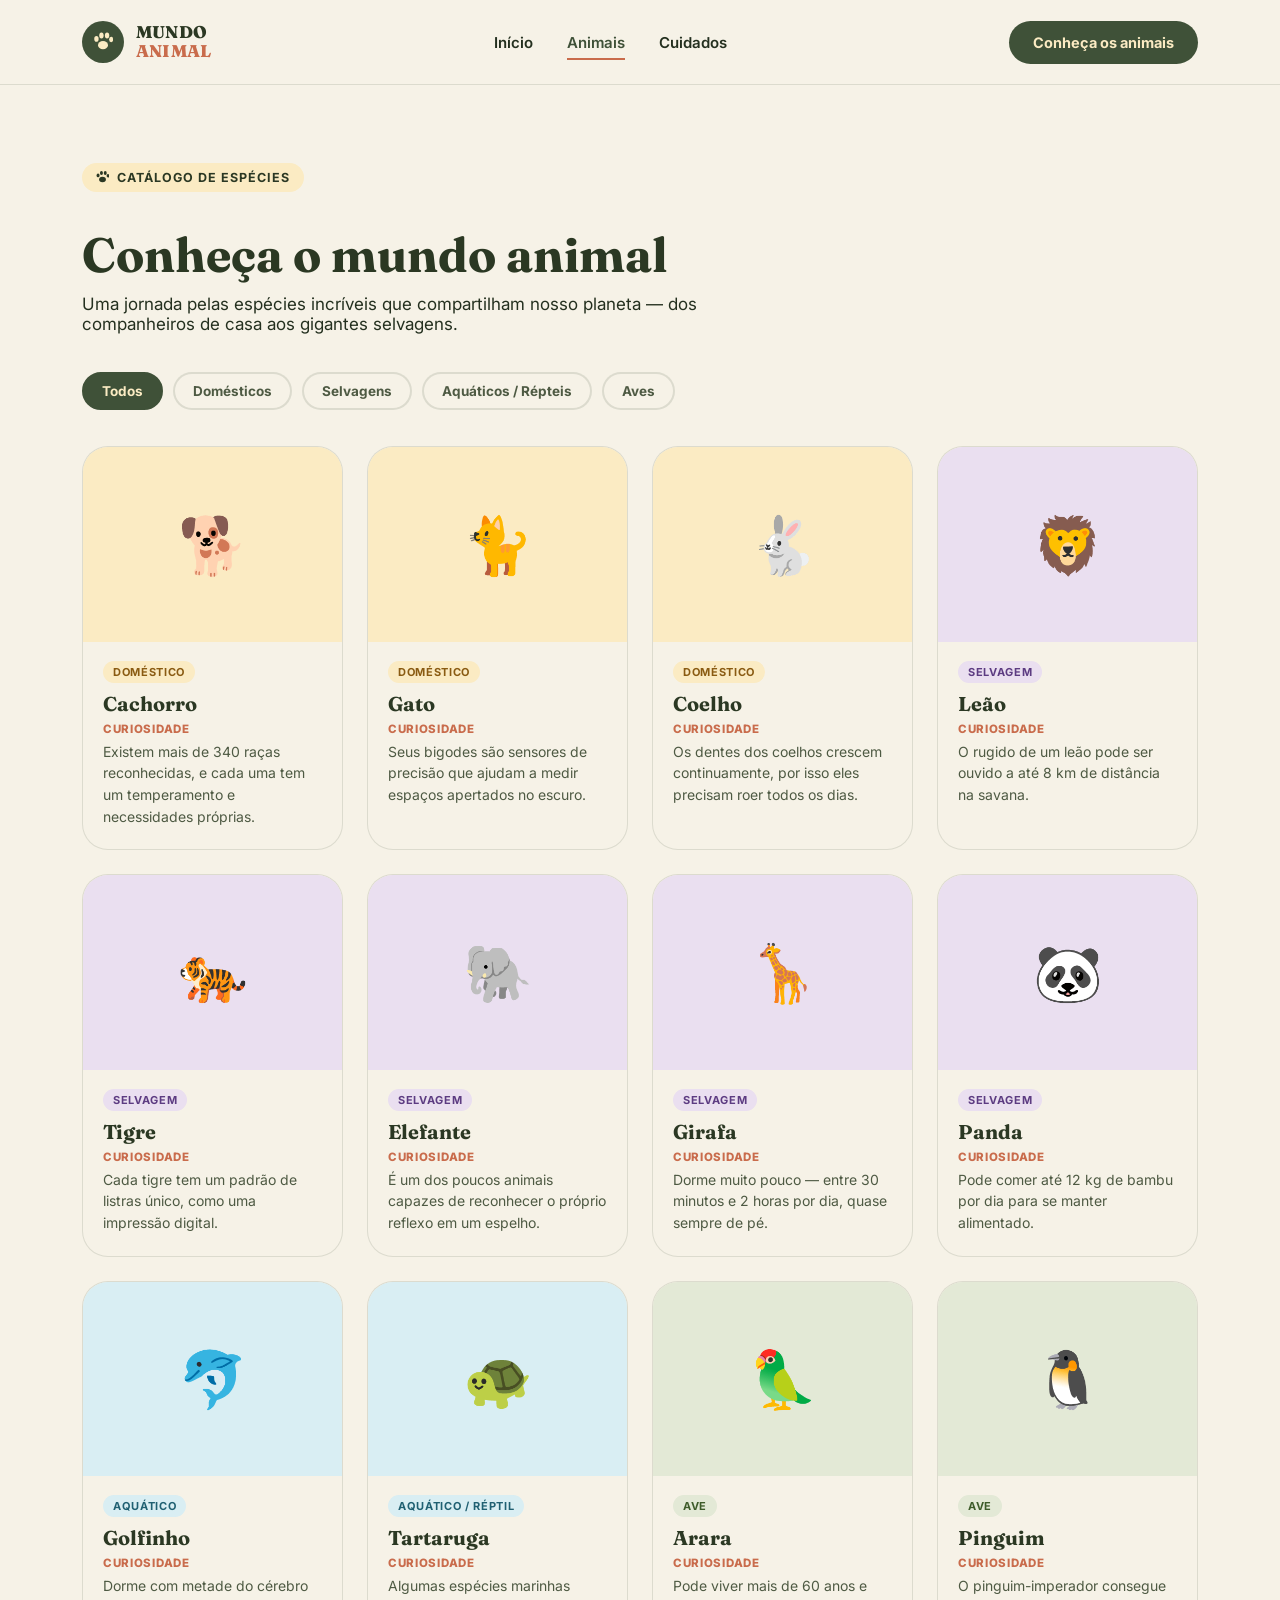
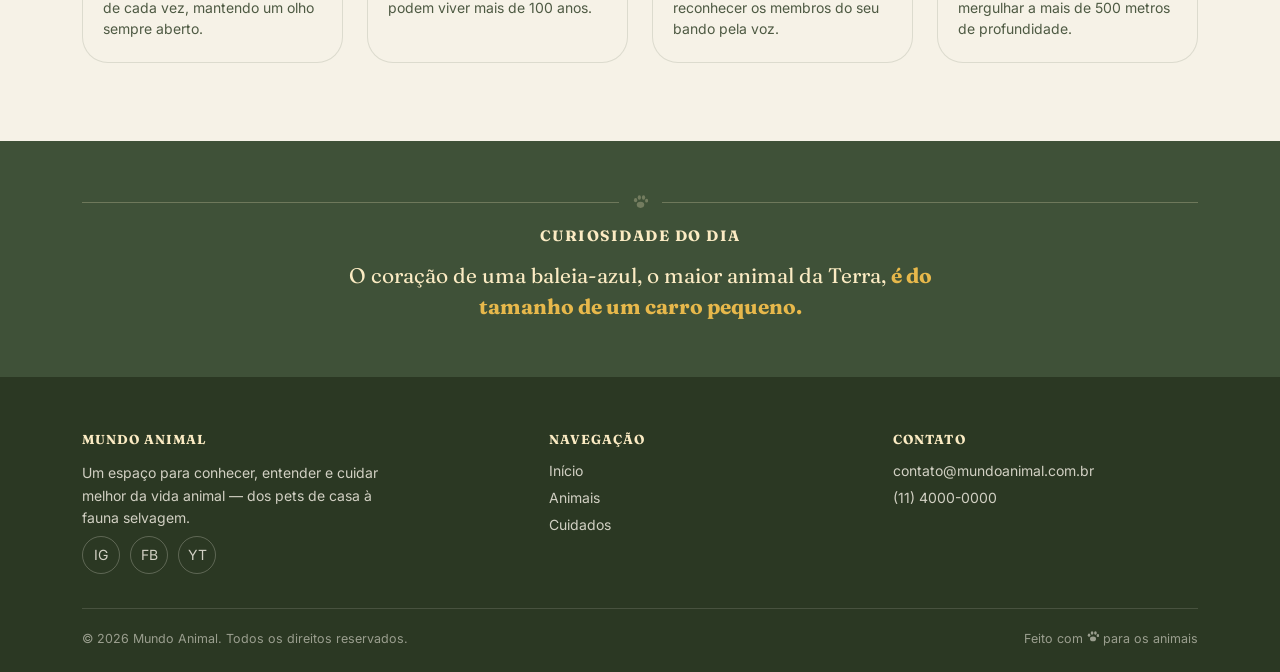
<file: animais.html>
<!DOCTYPE html>
<html lang="pt-BR">
<head>
<meta charset="UTF-8">
<meta name="viewport" content="width=device-width, initial-scale=1.0">
<title>Animais — Mundo Animal</title>
<meta name="description" content="Conheça 12 espécies incríveis, suas características e curiosidades.">
<link rel="preconnect" href="https://fonts.googleapis.com">
<link href="https://fonts.googleapis.com/css2?family=Fraunces:wght@600;700;800;900&family=Inter:wght@400;500;600;700;800&display=swap" rel="stylesheet">
<link rel="stylesheet" href="style.css">
</head>
<body>

<header class="site-header">
  <div class="wrap">
    <a href="index.html" class="brand">
      <span class="brand-mark"><span class="paw" style="width:20px;height:20px;background:currentColor"></span></span>
      <span class="brand-name">Mundo<span>Animal</span></span>
    </a>

    <nav class="main-nav" id="main-nav">
      <ul>
        <li><a href="index.html">Início</a></li>
        <li><a href="animais.html" aria-current="page">Animais</a></li>
        <li><a href="cuidados.html">Cuidados</a></li>
      </ul>
    </nav>

    <div class="header-actions">
      <a href="animais.html" class="btn btn-primary">Conheça os animais</a>
      <button class="nav-toggle" aria-label="Abrir menu" aria-expanded="false">
        <span></span>
      </button>
    </div>
  </div>
</header>

<section class="section">
  <div class="wrap">
    <span class="eyebrow"><span class="paw"></span> Catálogo de espécies</span>
    <h1 style="margin-top:16px;font-size:clamp(32px,4.4vw,48px)">Conheça o mundo animal</h1>
    <p class="lede" style="margin-top:14px;font-size:17px;max-width:60ch">Uma jornada pelas espécies incríveis que compartilham nosso planeta — dos companheiros de casa aos gigantes selvagens.</p>

    <div class="filter-bar" style="margin-top:38px">
      <button class="chip active" data-filter="todos">Todos</button>
      <button class="chip" data-filter="domestico">Domésticos</button>
      <button class="chip" data-filter="selvagem">Selvagens</button>
      <button class="chip" data-filter="aquatico">Aquáticos / Répteis</button>
      <button class="chip" data-filter="ave">Aves</button>
    </div>

    <div class="animal-grid">

      <article class="animal-card" id="cachorro" data-category="domestico">
        <div class="animal-media" style="background:#FBEBC3">🐕</div>
        <div class="animal-body">
          <span class="animal-tag tag-domestico">Doméstico</span>
          <h3>Cachorro</h3>
          <span class="curio-label">Curiosidade</span>
          <p class="curio-text">Existem mais de 340 raças reconhecidas, e cada uma tem um temperamento e necessidades próprias.</p>
        </div>
      </article>

      <article class="animal-card" id="gato" data-category="domestico">
        <div class="animal-media" style="background:#FBEBC3">🐈</div>
        <div class="animal-body">
          <span class="animal-tag tag-domestico">Doméstico</span>
          <h3>Gato</h3>
          <span class="curio-label">Curiosidade</span>
          <p class="curio-text">Seus bigodes são sensores de precisão que ajudam a medir espaços apertados no escuro.</p>
        </div>
      </article>

      <article class="animal-card" id="coelho" data-category="domestico">
        <div class="animal-media" style="background:#FBEBC3">🐇</div>
        <div class="animal-body">
          <span class="animal-tag tag-domestico">Doméstico</span>
          <h3>Coelho</h3>
          <span class="curio-label">Curiosidade</span>
          <p class="curio-text">Os dentes dos coelhos crescem continuamente, por isso eles precisam roer todos os dias.</p>
        </div>
      </article>

      <article class="animal-card" id="leao" data-category="selvagem">
        <div class="animal-media" style="background:#EADFF0">🦁</div>
        <div class="animal-body">
          <span class="animal-tag tag-selvagem">Selvagem</span>
          <h3>Leão</h3>
          <span class="curio-label">Curiosidade</span>
          <p class="curio-text">O rugido de um leão pode ser ouvido a até 8 km de distância na savana.</p>
        </div>
      </article>

      <article class="animal-card" id="tigre" data-category="selvagem">
        <div class="animal-media" style="background:#EADFF0">🐅</div>
        <div class="animal-body">
          <span class="animal-tag tag-selvagem">Selvagem</span>
          <h3>Tigre</h3>
          <span class="curio-label">Curiosidade</span>
          <p class="curio-text">Cada tigre tem um padrão de listras único, como uma impressão digital.</p>
        </div>
      </article>

      <article class="animal-card" id="elefante" data-category="selvagem">
        <div class="animal-media" style="background:#EADFF0">🐘</div>
        <div class="animal-body">
          <span class="animal-tag tag-selvagem">Selvagem</span>
          <h3>Elefante</h3>
          <span class="curio-label">Curiosidade</span>
          <p class="curio-text">É um dos poucos animais capazes de reconhecer o próprio reflexo em um espelho.</p>
        </div>
      </article>

      <article class="animal-card" id="girafa" data-category="selvagem">
        <div class="animal-media" style="background:#EADFF0">🦒</div>
        <div class="animal-body">
          <span class="animal-tag tag-selvagem">Selvagem</span>
          <h3>Girafa</h3>
          <span class="curio-label">Curiosidade</span>
          <p class="curio-text">Dorme muito pouco — entre 30 minutos e 2 horas por dia, quase sempre de pé.</p>
        </div>
      </article>

      <article class="animal-card" id="panda" data-category="selvagem">
        <div class="animal-media" style="background:#EADFF0">🐼</div>
        <div class="animal-body">
          <span class="animal-tag tag-selvagem">Selvagem</span>
          <h3>Panda</h3>
          <span class="curio-label">Curiosidade</span>
          <p class="curio-text">Pode comer até 12 kg de bambu por dia para se manter alimentado.</p>
        </div>
      </article>

      <article class="animal-card" id="golfinho" data-category="aquatico">
        <div class="animal-media" style="background:#D9EEF3">🐬</div>
        <div class="animal-body">
          <span class="animal-tag tag-aquatico">Aquático</span>
          <h3>Golfinho</h3>
          <span class="curio-label">Curiosidade</span>
          <p class="curio-text">Dorme com metade do cérebro de cada vez, mantendo um olho sempre aberto.</p>
        </div>
      </article>

      <article class="animal-card" id="tartaruga" data-category="aquatico">
        <div class="animal-media" style="background:#D9EEF3">🐢</div>
        <div class="animal-body">
          <span class="animal-tag tag-aquatico">Aquático / Réptil</span>
          <h3>Tartaruga</h3>
          <span class="curio-label">Curiosidade</span>
          <p class="curio-text">Algumas espécies marinhas podem viver mais de 100 anos.</p>
        </div>
      </article>

      <article class="animal-card" id="arara" data-category="ave">
        <div class="animal-media" style="background:#E3E9D6">🦜</div>
        <div class="animal-body">
          <span class="animal-tag tag-ave">Ave</span>
          <h3>Arara</h3>
          <span class="curio-label">Curiosidade</span>
          <p class="curio-text">Pode viver mais de 60 anos e reconhecer os membros do seu bando pela voz.</p>
        </div>
      </article>

      <article class="animal-card" id="pinguim" data-category="ave">
        <div class="animal-media" style="background:#E3E9D6">🐧</div>
        <div class="animal-body">
          <span class="animal-tag tag-ave">Ave</span>
          <h3>Pinguim</h3>
          <span class="curio-label">Curiosidade</span>
          <p class="curio-text">O pinguim-imperador consegue mergulhar a mais de 500 metros de profundidade.</p>
        </div>
      </article>

    </div>
  </div>
</section>

<section class="fact-band">
  <div class="wrap">
    <div class="paw-divider"><span class="paw"></span></div>
    <h2>Curiosidade do dia</h2>
    <p>O coração de uma baleia-azul, o maior animal da Terra, <strong>é do tamanho de um carro pequeno.</strong></p>
  </div>
</section>

<footer class="site-footer">
  <div class="wrap">
    <div class="footer-grid">
      <div>
        <h4>Mundo Animal</h4>
        <p>Um espaço para conhecer, entender e cuidar melhor da vida animal — dos pets de casa à fauna selvagem.</p>
        <div class="footer-social">
          <a href="#" aria-label="Instagram">IG</a>
          <a href="#" aria-label="Facebook">FB</a>
          <a href="#" aria-label="YouTube">YT</a>
        </div>
      </div>
      <div>
        <h4>Navegação</h4>
        <ul>
          <li><a href="index.html">Início</a></li>
          <li><a href="animais.html">Animais</a></li>
          <li><a href="cuidados.html">Cuidados</a></li>
        </ul>
      </div>
      <div>
        <h4>Contato</h4>
        <ul>
          <li>contato@mundoanimal.com.br</li>
          <li>(11) 4000-0000</li>
        </ul>
      </div>
    </div>
    <div class="footer-bottom">
      <span>© 2026 Mundo Animal. Todos os direitos reservados.</span>
      <span>Feito com <span class="paw" style="width:12px;height:12px;background:currentColor;display:inline-block"></span> para os animais</span>
    </div>
  </div>
</footer>

<script src="script.js"></script>
</body>
</html>
</file>
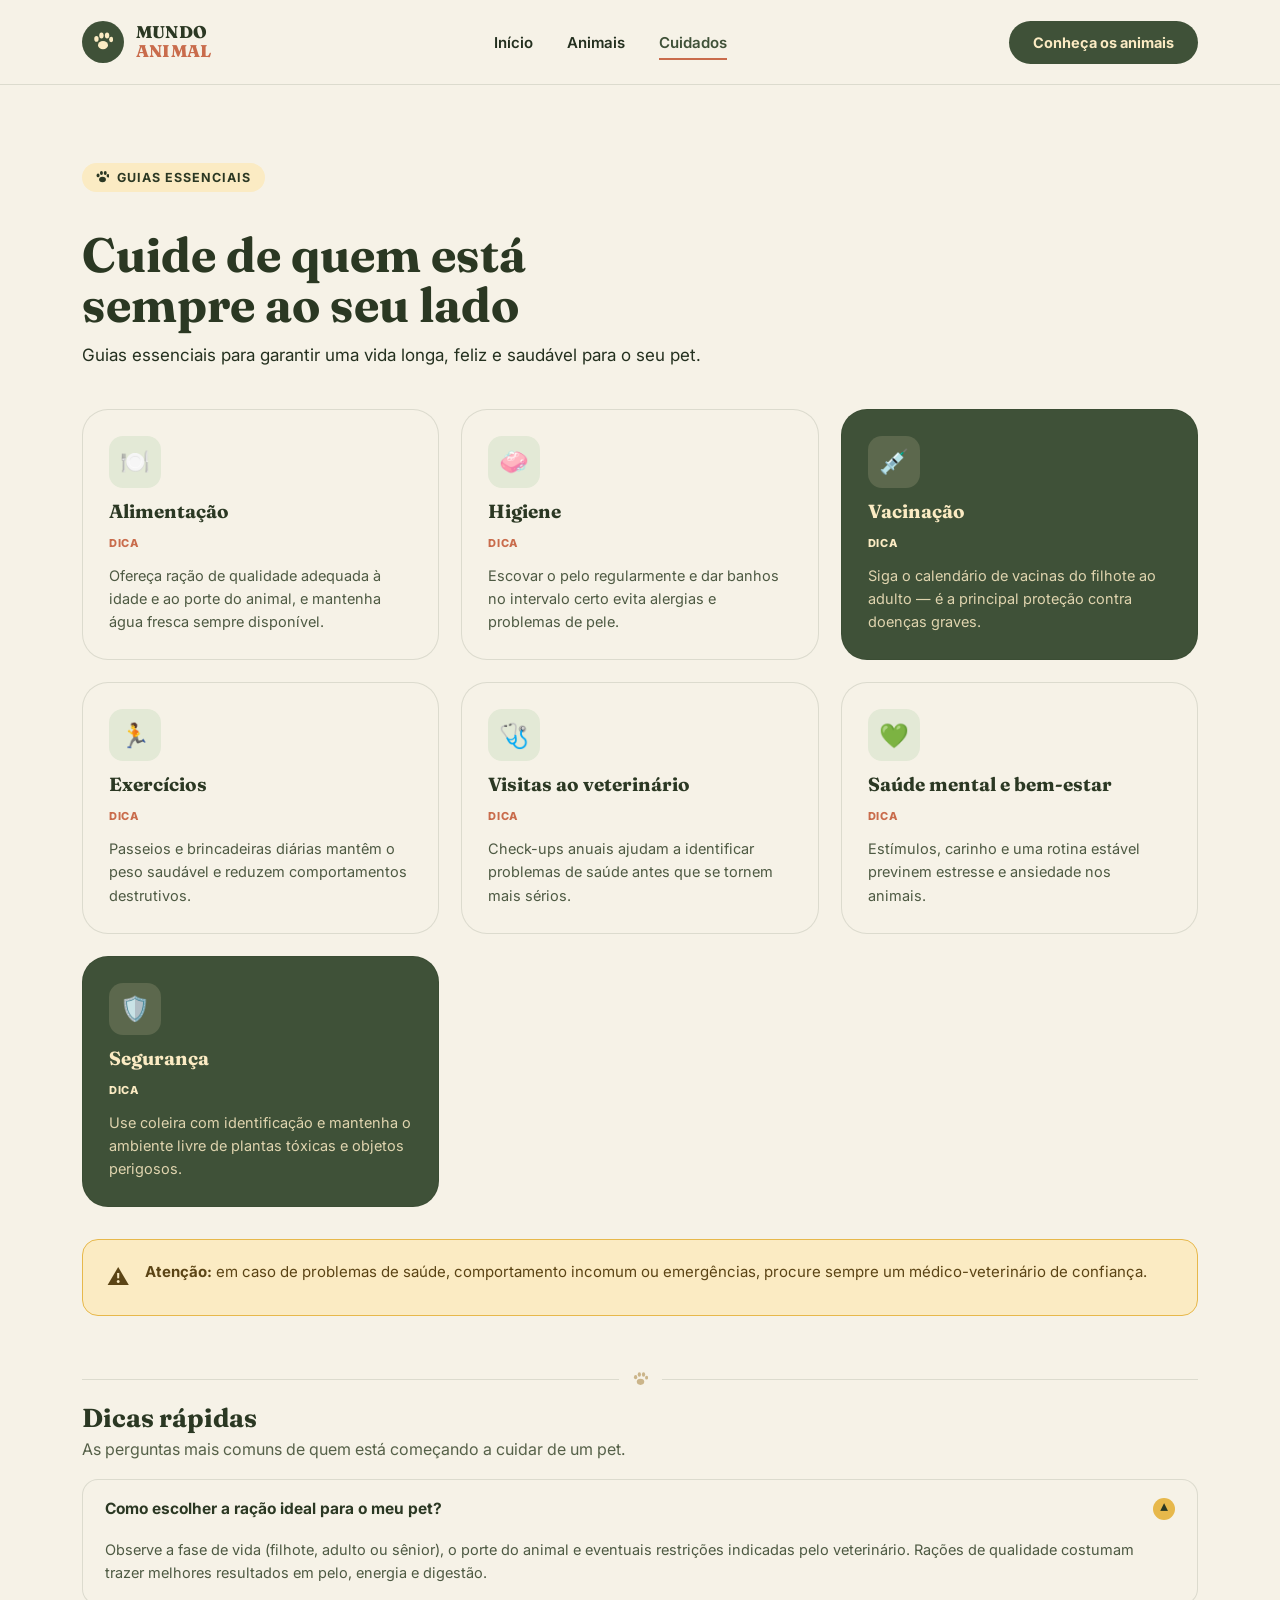
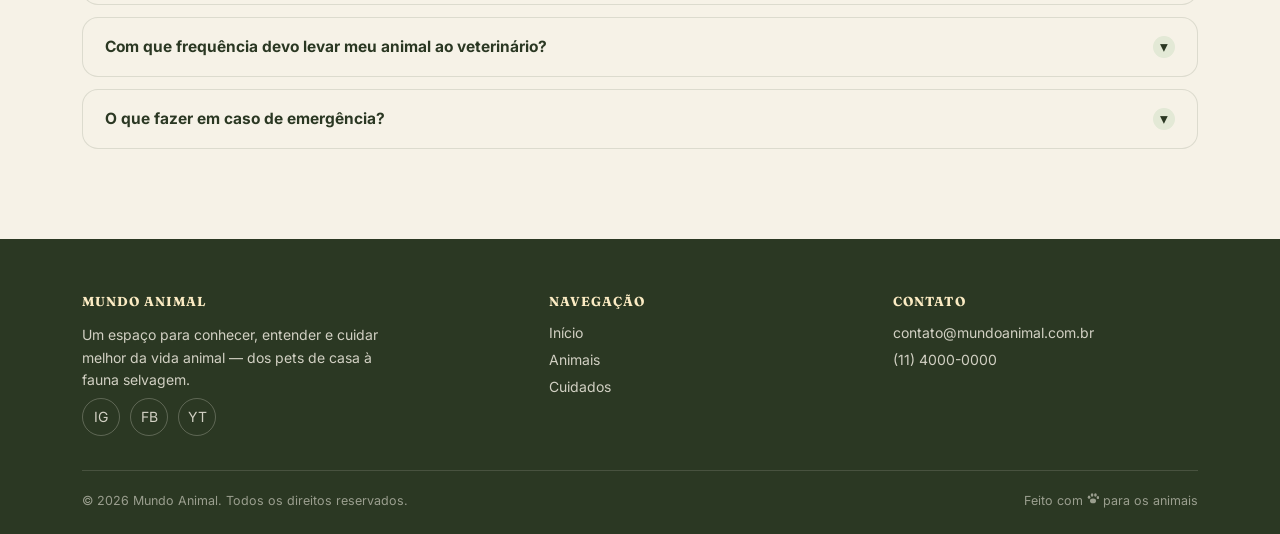
<file: cuidados.html>
<!DOCTYPE html>
<html lang="pt-BR">
<head>
<meta charset="UTF-8">
<meta name="viewport" content="width=device-width, initial-scale=1.0">
<title>Cuidados — Mundo Animal</title>
<meta name="description" content="Guias essenciais de alimentação, higiene, vacinação e bem-estar para o seu pet.">
<link rel="preconnect" href="https://fonts.googleapis.com">
<link href="https://fonts.googleapis.com/css2?family=Fraunces:wght@600;700;800;900&family=Inter:wght@400;500;600;700;800&display=swap" rel="stylesheet">
<link rel="stylesheet" href="style.css">
</head>
<body>

<header class="site-header">
  <div class="wrap">
    <a href="index.html" class="brand">
      <span class="brand-mark"><span class="paw" style="width:20px;height:20px;background:currentColor"></span></span>
      <span class="brand-name">Mundo<span>Animal</span></span>
    </a>

    <nav class="main-nav" id="main-nav">
      <ul>
        <li><a href="index.html">Início</a></li>
        <li><a href="animais.html">Animais</a></li>
        <li><a href="cuidados.html" aria-current="page">Cuidados</a></li>
      </ul>
    </nav>

    <div class="header-actions">
      <a href="animais.html" class="btn btn-primary">Conheça os animais</a>
      <button class="nav-toggle" aria-label="Abrir menu" aria-expanded="false">
        <span></span>
      </button>
    </div>
  </div>
</header>

<section class="section">
  <div class="wrap">
    <span class="eyebrow"><span class="paw"></span> Guias essenciais</span>
    <h1 style="margin-top:16px;font-size:clamp(32px,4.4vw,48px)">Cuide de quem está<br>sempre ao seu lado</h1>
    <p class="lede" style="margin-top:14px;font-size:17px;max-width:60ch">Guias essenciais para garantir uma vida longa, feliz e saudável para o seu pet.</p>

    <div class="care-grid" style="margin-top:44px">

      <article class="care-card">
        <div class="care-ic">🍽️</div>
        <h3>Alimentação</h3>
        <span class="curio-label">Dica</span>
        <p>Ofereça ração de qualidade adequada à idade e ao porte do animal, e mantenha água fresca sempre disponível.</p>
      </article>

      <article class="care-card">
        <div class="care-ic">🧼</div>
        <h3>Higiene</h3>
        <span class="curio-label">Dica</span>
        <p>Escovar o pelo regularmente e dar banhos no intervalo certo evita alergias e problemas de pele.</p>
      </article>

      <article class="care-card emph">
        <div class="care-ic">💉</div>
        <h3>Vacinação</h3>
        <span class="curio-label">Dica</span>
        <p>Siga o calendário de vacinas do filhote ao adulto — é a principal proteção contra doenças graves.</p>
      </article>

      <article class="care-card">
        <div class="care-ic">🏃</div>
        <h3>Exercícios</h3>
        <span class="curio-label">Dica</span>
        <p>Passeios e brincadeiras diárias mantêm o peso saudável e reduzem comportamentos destrutivos.</p>
      </article>

      <article class="care-card">
        <div class="care-ic">🩺</div>
        <h3>Visitas ao veterinário</h3>
        <span class="curio-label">Dica</span>
        <p>Check-ups anuais ajudam a identificar problemas de saúde antes que se tornem mais sérios.</p>
      </article>

      <article class="care-card">
        <div class="care-ic">💚</div>
        <h3>Saúde mental e bem-estar</h3>
        <span class="curio-label">Dica</span>
        <p>Estímulos, carinho e uma rotina estável previnem estresse e ansiedade nos animais.</p>
      </article>

      <article class="care-card emph">
        <div class="care-ic">🛡️</div>
        <h3>Segurança</h3>
        <span class="curio-label">Dica</span>
        <p>Use coleira com identificação e mantenha o ambiente livre de plantas tóxicas e objetos perigosos.</p>
      </article>

    </div>

    <div class="alert-box">
      <span class="ic">⚠️</span>
      <p><strong>Atenção:</strong> em caso de problemas de saúde, comportamento incomum ou emergências, procure sempre um médico-veterinário de confiança.</p>
    </div>

    <div class="paw-divider" style="margin-top:56px"><span class="paw"></span></div>
    <h2 style="font-size:26px;margin-bottom:6px">Dicas rápidas</h2>
    <p style="color:#566149;margin-bottom:6px">As perguntas mais comuns de quem está começando a cuidar de um pet.</p>

    <div class="accordion">
      <div class="acc-item">
        <button class="acc-trigger" aria-expanded="false">
          Como escolher a ração ideal para o meu pet?
          <span class="chevron">▾</span>
        </button>
        <div class="acc-panel">
          <div class="acc-panel-inner">Observe a fase de vida (filhote, adulto ou sênior), o porte do animal e eventuais restrições indicadas pelo veterinário. Rações de qualidade costumam trazer melhores resultados em pelo, energia e digestão.</div>
        </div>
      </div>

      <div class="acc-item">
        <button class="acc-trigger" aria-expanded="false">
          Com que frequência devo levar meu animal ao veterinário?
          <span class="chevron">▾</span>
        </button>
        <div class="acc-panel">
          <div class="acc-panel-inner">Para pets adultos e saudáveis, o ideal é uma consulta de rotina a cada 12 meses. Filhotes, idosos e animais com condições específicas podem precisar de visitas mais frequentes.</div>
        </div>
      </div>

      <div class="acc-item">
        <button class="acc-trigger" aria-expanded="false">
          O que fazer em caso de emergência?
          <span class="chevron">▾</span>
        </button>
        <div class="acc-panel">
          <div class="acc-panel-inner">Mantenha sempre à mão o contato de uma clínica veterinária 24h. Não medique o animal por conta própria e, se possível, transporte-o com cuidado até o atendimento mais próximo.</div>
        </div>
      </div>
    </div>

  </div>
</section>

<footer class="site-footer">
  <div class="wrap">
    <div class="footer-grid">
      <div>
        <h4>Mundo Animal</h4>
        <p>Um espaço para conhecer, entender e cuidar melhor da vida animal — dos pets de casa à fauna selvagem.</p>
        <div class="footer-social">
          <a href="#" aria-label="Instagram">IG</a>
          <a href="#" aria-label="Facebook">FB</a>
          <a href="#" aria-label="YouTube">YT</a>
        </div>
      </div>
      <div>
        <h4>Navegação</h4>
        <ul>
          <li><a href="index.html">Início</a></li>
          <li><a href="animais.html">Animais</a></li>
          <li><a href="cuidados.html">Cuidados</a></li>
        </ul>
      </div>
      <div>
        <h4>Contato</h4>
        <ul>
          <li>contato@mundoanimal.com.br</li>
          <li>(11) 4000-0000</li>
        </ul>
      </div>
    </div>
    <div class="footer-bottom">
      <span>© 2026 Mundo Animal. Todos os direitos reservados.</span>
      <span>Feito com <span class="paw" style="width:12px;height:12px;background:currentColor;display:inline-block"></span> para os animais</span>
    </div>
  </div>
</footer>

<script src="script.js"></script>
</body>
</html>
</file>
<file: style.css>
/* ===========================================================
   MUNDO ANIMAL — folha de estilos
   Paleta: cream, floresta, sálvia, argila
   Tipografia: Fraunces (display) + Inter (texto)
=========================================================== */

:root {
  --cream: #F6F2E7;
  --cream-2: #EFE9D8;
  --ink: #24301F;
  --forest: #3F5138;
  --forest-dark: #2B3823;
  --sage: #8AA378;
  --sage-light: #E3E9D6;
  --clay: #D8C6A0;
  --clay-dark: #B99C63;
  --sun: #E7B84B;
  --sun-light: #FBEBC3;
  --coral: #C96C4C;
  --line: rgba(36, 48, 31, 0.12);
  --shadow: 0 18px 40px -22px rgba(36, 48, 31, 0.35);
  --radius-l: 26px;
  --radius-m: 16px;
  --radius-s: 10px;
  --maxw: 1180px;
}

* { box-sizing: border-box; }

html {
  scroll-behavior: smooth;
}

body {
  margin: 0;
  font-family: "Inter", system-ui, -apple-system, sans-serif;
  background: var(--cream);
  color: var(--ink);
  -webkit-font-smoothing: antialiased;
}

h1, h2, h3, h4 {
  font-family: "Fraunces", Georgia, serif;
  font-weight: 700;
  line-height: 1.05;
  margin: 0;
  color: var(--forest-dark);
}

p { margin: 0; }
a { color: inherit; text-decoration: none; }
ul { margin: 0; padding: 0; list-style: none; }
button { font-family: inherit; cursor: pointer; }
img { max-width: 100%; display: block; }

.wrap {
  max-width: var(--maxw);
  margin: 0 auto;
  padding: 0 32px;
}

:focus-visible {
  outline: 3px solid var(--coral);
  outline-offset: 3px;
}

/* ---------- paw motif (signature element) ---------- */
.paw {
  display: inline-block;
  width: 1em;
  height: 1em;
  background: currentColor;
  -webkit-mask: var(--paw-svg) no-repeat center / contain;
          mask: var(--paw-svg) no-repeat center / contain;
}
:root {
  --paw-svg: url("data:image/svg+xml,%3Csvg xmlns='http://www.w3.org/2000/svg' viewBox='0 0 64 64'%3E%3Cellipse cx='32' cy='42' rx='16' ry='13'/%3E%3Cellipse cx='11' cy='22' rx='7' ry='9'/%3E%3Cellipse cx='27' cy='11' rx='7' ry='9.5'/%3E%3Cellipse cx='45' cy='11' rx='7' ry='9.5'/%3E%3Cellipse cx='58' cy='24' rx='6.5' ry='8.5'/%3E%3C/svg%3E");
}

.paw-divider {
  display: flex;
  align-items: center;
  gap: 14px;
  color: var(--clay-dark);
  margin: 0 0 18px;
}
.paw-divider::before,
.paw-divider::after {
  content: "";
  flex: 1;
  height: 1px;
  background: var(--line);
}
.paw-divider .paw { width: 15px; height: 15px; opacity: .7; }

/* ---------- header ---------- */
.site-header {
  position: sticky;
  top: 0;
  z-index: 40;
  background: var(--cream);
  border-bottom: 1px solid var(--line);
}
.site-header .wrap {
  display: flex;
  align-items: center;
  justify-content: space-between;
  height: 84px;
}
.brand {
  display: flex;
  align-items: center;
  gap: 12px;
}
.brand-mark {
  width: 42px;
  height: 42px;
  border-radius: 50%;
  background: var(--forest);
  display: grid;
  place-items: center;
  color: var(--sun-light);
  font-size: 19px;
  flex-shrink: 0;
}
.brand-name {
  font-family: "Fraunces", serif;
  font-weight: 800;
  font-size: 17px;
  line-height: 1.1;
  letter-spacing: .01em;
  color: var(--forest-dark);
  text-transform: uppercase;
}
.brand-name span { display: block; color: var(--coral); }

.main-nav ul {
  display: flex;
  gap: 34px;
}
.main-nav a {
  font-size: 15px;
  font-weight: 600;
  color: var(--ink);
  padding-bottom: 6px;
  border-bottom: 2px solid transparent;
  transition: color .15s, border-color .15s;
}
.main-nav a:hover { color: var(--forest); }
.main-nav a[aria-current="page"] {
  color: var(--forest);
  border-color: var(--coral);
}

.header-actions { display: flex; align-items: center; gap: 18px; }

.btn {
  display: inline-flex;
  align-items: center;
  gap: 8px;
  padding: 13px 24px;
  border-radius: 999px;
  border: none;
  font-weight: 700;
  font-size: 14.5px;
  transition: transform .15s ease, box-shadow .15s ease, background .15s ease;
}
.btn-primary {
  background: var(--forest);
  color: var(--sun-light);
}
.btn-primary:hover { background: var(--forest-dark); transform: translateY(-2px); box-shadow: var(--shadow); }
.btn-outline {
  background: transparent;
  border: 2px solid var(--forest);
  color: var(--forest-dark);
}
.btn-outline:hover { background: var(--sage-light); }

.nav-toggle {
  display: none;
  width: 42px;
  height: 42px;
  border-radius: 50%;
  border: 2px solid var(--line);
  background: none;
  align-items: center;
  justify-content: center;
}
.nav-toggle span,
.nav-toggle span::before,
.nav-toggle span::after {
  content: "";
  display: block;
  width: 18px;
  height: 2px;
  background: var(--forest-dark);
  position: relative;
  transition: transform .2s;
}
.nav-toggle span::before { position: absolute; top: -6px; }
.nav-toggle span::after { position: absolute; top: 6px; }

/* ---------- hero (home) ---------- */
.hero {
  position: relative;
  overflow: hidden;
  background: linear-gradient(120deg, var(--sage-light) 0%, var(--cream) 55%);
  border-bottom: 1px solid var(--line);
}
.hero .wrap {
  display: grid;
  grid-template-columns: 1.1fr .9fr;
  align-items: center;
  gap: 40px;
  padding-top: 68px;
  padding-bottom: 68px;
  min-height: 480px;
}
.eyebrow {
  display: inline-flex;
  align-items: center;
  gap: 8px;
  background: var(--sun-light);
  color: var(--forest-dark);
  font-weight: 700;
  font-size: 12.5px;
  letter-spacing: .08em;
  text-transform: uppercase;
  padding: 7px 14px;
  border-radius: 999px;
  margin-bottom: 22px;
}
.hero h1 {
  font-size: clamp(38px, 5vw, 60px);
  letter-spacing: -.01em;
}
.hero h1 em {
  font-style: normal;
  color: var(--coral);
}
.hero p.lede {
  margin-top: 22px;
  font-size: 18px;
  line-height: 1.6;
  color: #4B5641;
  max-width: 48ch;
}
.hero .hero-actions {
  margin-top: 32px;
  display: flex;
  gap: 16px;
  align-items: center;
}
.hero-stats {
  margin-top: 40px;
  display: flex;
  gap: 34px;
}
.hero-stats div strong {
  display: block;
  font-family: "Fraunces", serif;
  font-size: 26px;
  color: var(--forest-dark);
}
.hero-stats div span {
  font-size: 12.5px;
  color: #6C7A62;
  text-transform: uppercase;
  letter-spacing: .05em;
}

.hero-art {
  position: relative;
  aspect-ratio: 1 / 1;
  border-radius: 50% 46% 52% 48% / 48% 52% 46% 54%;
  background: var(--forest);
  display: grid;
  place-items: center;
  overflow: hidden;
}
.hero-art .paw {
  color: rgba(246,242,231,.12);
  width: 62%;
  height: 62%;
}
.hero-badges {
  position: absolute;
  inset: 0;
}
.orbit-badge {
  position: absolute;
  background: var(--cream);
  border-radius: 20px;
  padding: 12px 16px;
  box-shadow: var(--shadow);
  font-weight: 700;
  font-size: 13.5px;
  display: flex;
  align-items: center;
  gap: 8px;
}
.orbit-badge span.ic { font-size: 20px; }
.orbit-badge.b1 { top: 6%; left: -8%; }
.orbit-badge.b2 { bottom: 12%; right: -10%; }
.orbit-badge.b3 { bottom: -4%; left: 18%; }

/* ---------- section shell ---------- */
.section { padding: 78px 0; }
.section-head {
  display: flex;
  align-items: flex-end;
  justify-content: space-between;
  gap: 24px;
  margin-bottom: 40px;
  flex-wrap: wrap;
}
.section-head h2 { font-size: clamp(28px, 3.4vw, 40px); }
.section-head p { color: #566149; max-width: 46ch; margin-top: 10px; }

/* ---------- fact / curiosidade split (home) ---------- */
.fact-strip {
  background: var(--cream-2);
  border-top: 1px solid var(--line);
  border-bottom: 1px solid var(--line);
}
.fact-grid {
  display: grid;
  grid-template-columns: repeat(2, 1fr);
  gap: 24px;
  margin-bottom: 44px;
}
.fact-card {
  display: flex;
  gap: 18px;
  align-items: flex-start;
  background: var(--cream);
  border-radius: var(--radius-m);
  padding: 20px;
  border: 1px solid var(--line);
}
.fact-card .fc-icon {
  width: 56px;
  height: 56px;
  border-radius: 50%;
  background: var(--sage-light);
  display: grid;
  place-items: center;
  font-size: 26px;
  flex-shrink: 0;
}
.fact-card h3 { font-size: 17px; margin-bottom: 6px; }
.fact-card p { font-size: 14.5px; color: #4E5A43; line-height: 1.55; }

.category-grid {
  display: grid;
  grid-template-columns: repeat(6, 1fr);
  gap: 16px;
}
.category-card {
  background: var(--clay);
  border-radius: var(--radius-m);
  padding: 24px 14px;
  text-align: center;
  transition: transform .18s ease, background .18s ease;
  border: 1px solid transparent;
}
.category-card:hover { transform: translateY(-4px); background: var(--sun-light); }
.category-card .cc-ic {
  font-size: 30px;
  display: block;
  margin-bottom: 12px;
}
.category-card span.label {
  font-weight: 700;
  font-size: 14px;
  color: var(--forest-dark);
}

/* ---------- animal cards (used on animais.html) ---------- */
.filter-bar {
  display: flex;
  flex-wrap: wrap;
  gap: 10px;
  margin-bottom: 36px;
}
.chip {
  border: 2px solid var(--line);
  background: var(--cream);
  padding: 9px 18px;
  border-radius: 999px;
  font-weight: 700;
  font-size: 13.5px;
  color: #4E5A43;
  transition: all .15s ease;
}
.chip:hover { border-color: var(--sage); }
.chip.active {
  background: var(--forest);
  border-color: var(--forest);
  color: var(--sun-light);
}

.animal-grid {
  display: grid;
  grid-template-columns: repeat(4, 1fr);
  gap: 24px;
}
.animal-card {
  position: relative;
  background: var(--cream);
  border: 1px solid var(--line);
  border-radius: var(--radius-l);
  overflow: hidden;
  transition: transform .2s ease, box-shadow .2s ease;
}
.animal-card:hover { transform: translateY(-6px); box-shadow: var(--shadow); }
.animal-media {
  aspect-ratio: 4 / 3;
  display: grid;
  place-items: center;
  font-size: 56px;
  position: relative;
}
.animal-media .paw {
  position: absolute;
  top: 12px;
  right: 12px;
  width: 20px;
  height: 20px;
  color: rgba(255,255,255,.65);
}
.animal-body { padding: 18px 20px 22px; }
.animal-tag {
  display: inline-block;
  font-size: 11px;
  font-weight: 700;
  letter-spacing: .06em;
  text-transform: uppercase;
  padding: 4px 10px;
  border-radius: 999px;
  margin-bottom: 10px;
}
.tag-domestico { background: var(--sun-light); color: #8A5B12; }
.tag-selvagem { background: #EADFF0; color: #5D3C82; }
.tag-aquatico { background: #D9EEF3; color: #206072; }
.tag-ave { background: var(--sage-light); color: #3E5C2A; }
.animal-body h3 { font-size: 20px; margin-bottom: 8px; }
.animal-body .curio-label {
  font-size: 11.5px;
  font-weight: 800;
  text-transform: uppercase;
  letter-spacing: .06em;
  color: var(--coral);
  display: block;
  margin-bottom: 5px;
}
.animal-body p.curio-text {
  font-size: 14px;
  line-height: 1.55;
  color: #4E5A43;
}

/* ---------- curiosidade do dia (footer band) ---------- */
.fact-band {
  background: var(--forest);
  color: var(--sun-light);
  text-align: center;
  padding: 54px 0;
}
.fact-band .paw-divider { color: rgba(251,235,195,.4); }
.fact-band .paw-divider::before,
.fact-band .paw-divider::after { background: rgba(251,235,195,.25); }
.fact-band h2 {
  color: var(--sun-light);
  font-size: 15px;
  text-transform: uppercase;
  letter-spacing: .1em;
  margin-bottom: 16px;
}
.fact-band p {
  max-width: 640px;
  margin: 0 auto;
  font-size: 21px;
  line-height: 1.5;
  font-family: "Fraunces", serif;
}
.fact-band p strong { color: var(--sun); }

/* ---------- cuidados page ---------- */
.care-grid {
  display: grid;
  grid-template-columns: repeat(3, 1fr);
  gap: 22px;
}
.care-card {
  background: var(--cream);
  border: 1px solid var(--line);
  border-radius: var(--radius-l);
  padding: 26px;
  display: flex;
  flex-direction: column;
  gap: 14px;
}
.care-card.emph { background: var(--forest); color: var(--sun-light); }
.care-card.emph h3, .care-card.emph .curio-label { color: var(--sun-light); }
.care-card.emph p { color: rgba(251,235,195,.85); }
.care-ic {
  width: 52px;
  height: 52px;
  border-radius: 14px;
  background: var(--sage-light);
  display: grid;
  place-items: center;
  font-size: 24px;
}
.care-card.emph .care-ic { background: rgba(251,235,195,.15); }
.care-card h3 { font-size: 19px; }
.care-card p { font-size: 14.5px; line-height: 1.6; color: #4E5A43; }
.care-card .curio-label {
  font-size: 11px;
  font-weight: 800;
  text-transform: uppercase;
  letter-spacing: .06em;
  color: var(--coral);
}

.alert-box {
  margin-top: 32px;
  background: var(--sun-light);
  border: 1px solid var(--sun);
  border-radius: var(--radius-m);
  padding: 20px 24px;
  display: flex;
  gap: 16px;
  align-items: flex-start;
  font-size: 15px;
  line-height: 1.6;
  color: #5B4415;
}
.alert-box .ic { font-size: 22px; flex-shrink: 0; }

/* accordion */
.accordion { margin-top: 20px; }
.acc-item {
  border: 1px solid var(--line);
  border-radius: var(--radius-m);
  margin-bottom: 12px;
  overflow: hidden;
  background: var(--cream);
}
.acc-trigger {
  width: 100%;
  display: flex;
  align-items: center;
  justify-content: space-between;
  padding: 18px 22px;
  background: none;
  border: none;
  font-weight: 700;
  font-size: 15.5px;
  color: var(--forest-dark);
  text-align: left;
}
.acc-trigger .chevron {
  width: 22px;
  height: 22px;
  border-radius: 50%;
  background: var(--sage-light);
  display: grid;
  place-items: center;
  transition: transform .25s ease;
  flex-shrink: 0;
}
.acc-item.open .acc-trigger .chevron { transform: rotate(180deg); background: var(--sun); }
.acc-panel {
  max-height: 0;
  overflow: hidden;
  transition: max-height .3s ease;
}
.acc-panel-inner {
  padding: 0 22px 20px;
  font-size: 14.5px;
  line-height: 1.6;
  color: #4E5A43;
}

/* ---------- footer ---------- */
.site-footer {
  background: var(--forest-dark);
  color: rgba(246,242,231,.82);
  padding: 56px 0 26px;
}
.footer-grid {
  display: grid;
  grid-template-columns: 1.4fr 1fr 1fr;
  gap: 40px;
  padding-bottom: 34px;
  border-bottom: 1px solid rgba(246,242,231,.14);
}
.footer-grid h4 {
  color: var(--sun-light);
  font-size: 13px;
  text-transform: uppercase;
  letter-spacing: .08em;
  margin-bottom: 16px;
}
.footer-grid p { font-size: 14px; line-height: 1.6; max-width: 34ch; }
.footer-grid ul li { margin-bottom: 10px; font-size: 14px; }
.footer-grid ul a:hover { color: var(--sun); }
.footer-social { display: flex; gap: 10px; margin-top: 6px; }
.footer-social a {
  width: 38px;
  height: 38px;
  border-radius: 50%;
  border: 1px solid rgba(246,242,231,.25);
  display: grid;
  place-items: center;
  font-size: 14px;
}
.footer-social a:hover { background: var(--sun); color: var(--forest-dark); border-color: var(--sun); }
.footer-bottom {
  padding-top: 22px;
  font-size: 12.5px;
  display: flex;
  justify-content: space-between;
  color: rgba(246,242,231,.55);
}

/* ---------- responsive ---------- */
@media (max-width: 980px) {
  .hero .wrap { grid-template-columns: 1fr; padding-top: 40px; }
  .hero-art { max-width: 340px; margin: 0 auto; }
  .fact-grid { grid-template-columns: 1fr; }
  .category-grid { grid-template-columns: repeat(3, 1fr); }
  .animal-grid { grid-template-columns: repeat(2, 1fr); }
  .care-grid { grid-template-columns: repeat(2, 1fr); }
  .footer-grid { grid-template-columns: 1fr 1fr; }
}
@media (max-width: 680px) {
  .wrap { padding: 0 20px; }
  .main-nav { position: fixed; inset: 84px 0 0 0; background: var(--cream); padding: 26px 20px; transform: translateY(-110%); transition: transform .25s ease; z-index: 30; }
  .main-nav.open { transform: translateY(0); }
  .main-nav ul { flex-direction: column; gap: 4px; }
  .main-nav a { display: block; padding: 14px 4px; border-bottom: 1px solid var(--line); }
  .nav-toggle { display: flex; }
  .header-actions .btn-primary { display: none; }
  .category-grid { grid-template-columns: repeat(2, 1fr); }
  .animal-grid { grid-template-columns: 1fr; }
  .care-grid { grid-template-columns: 1fr; }
  .footer-grid { grid-template-columns: 1fr; }
  .footer-bottom { flex-direction: column; gap: 8px; }
}

@media (prefers-reduced-motion: reduce) {
  * { transition: none !important; scroll-behavior: auto !important; }
}
</file>
